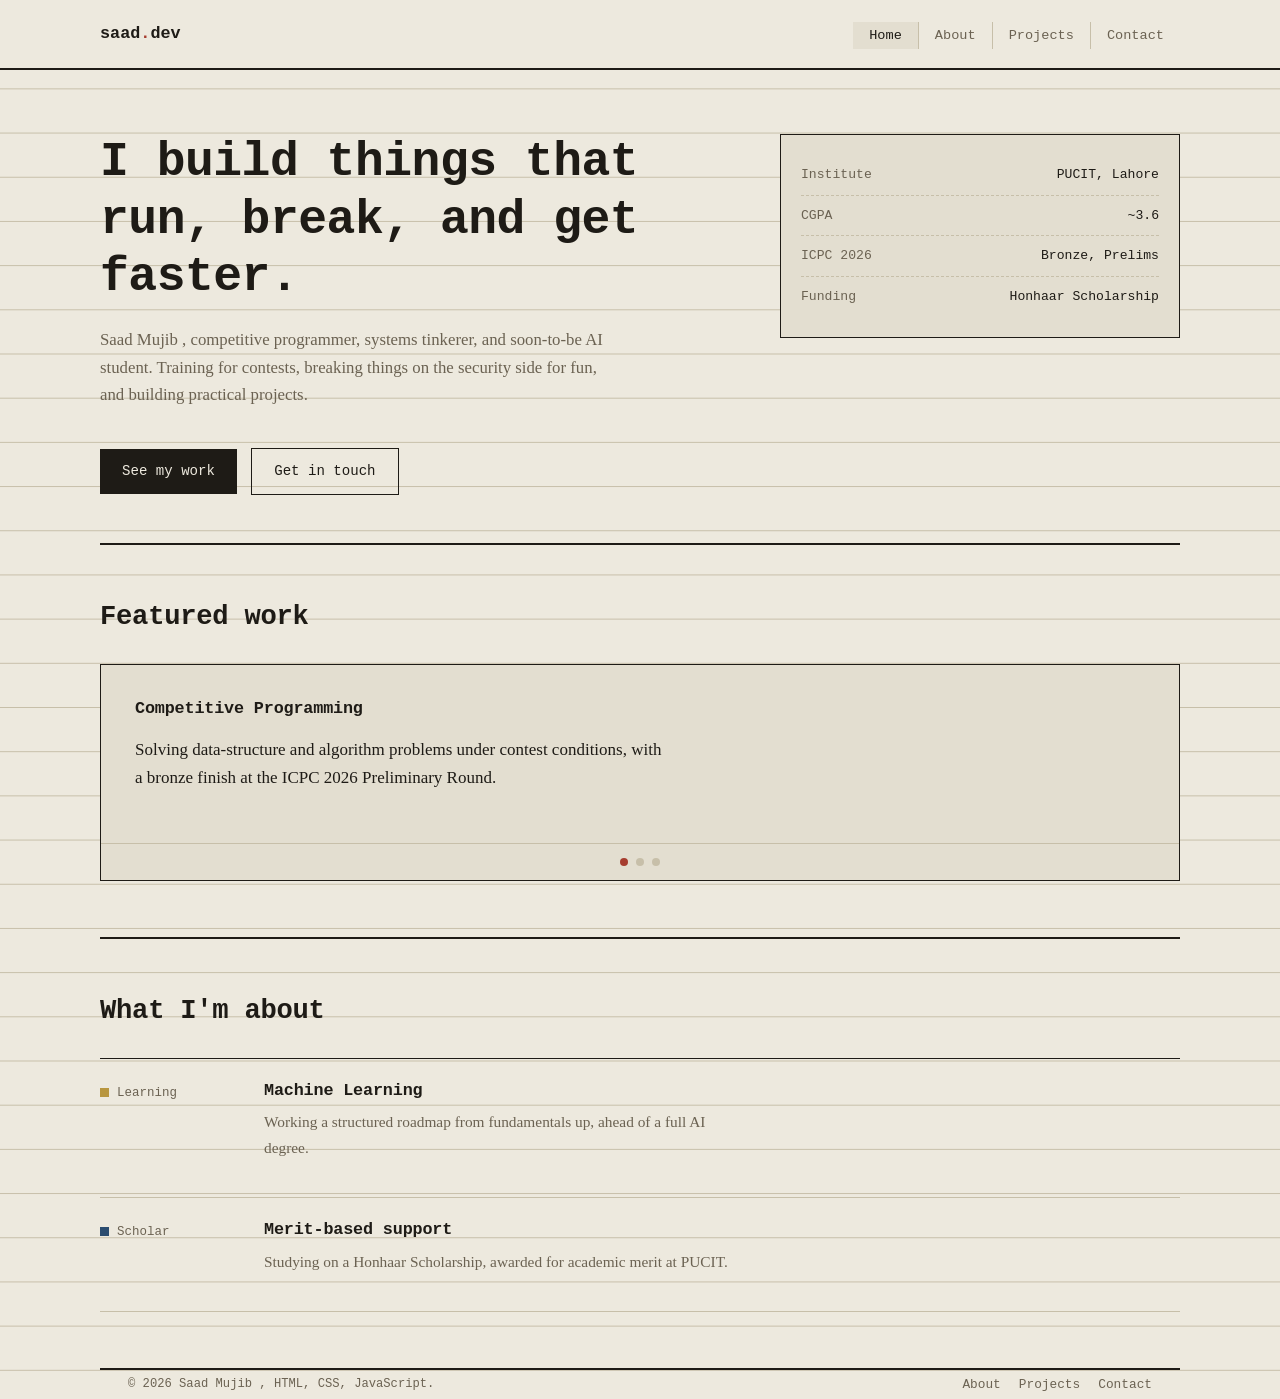
<file: index.html>
<!DOCTYPE html>
<html lang="en">
<head>
  <meta charset="UTF-8">
  <meta name="viewport" content="width=device-width, initial-scale=1.0">
  <title>Saad Mujib , Computer Science Student</title>
  <link rel="stylesheet" href="css/style.css">
</head>
<body>

  <header>
    <nav class="nav-bar container">
      <a href="index.html" class="logo">saad<span>.</span>dev</a>
      <ul class="nav-links">
        <li><a href="index.html" class="active">Home</a></li>
        <li><a href="about.html">About</a></li>
        <li><a href="projects.html">Projects</a></li>
        <li><a href="contact.html">Contact</a></li>
      </ul>
      <button class="hamburger" aria-label="Toggle menu">
        <span></span><span></span><span></span>
      </button>
    </nav>
  </header>

  <main>
    <section class="hero container">
      <div>
        <h1>I build things that run, break, and get faster.</h1>
        <p class="lede">
          Saad Mujib , competitive programmer, systems tinkerer, and soon-to-be AI
          student. Training for contests, breaking things on the security side for
          fun, and building practical projects.
        </p>
        <a href="projects.html" class="btn">See my work</a>
        <a href="contact.html" class="btn ghost">Get in touch</a>
      </div>
      <div class="factcard">
        <div class="row"><span>Institute</span><span>PUCIT, Lahore</span></div>
        <div class="row"><span>CGPA</span><span>~3.6</span></div>
        <div class="row"><span>ICPC 2026</span><span>Bronze, Prelims</span></div>
        <div class="row"><span>Funding</span><span>Honhaar Scholarship</span></div>
      </div>
    </section>

    <section class="block container">
      <div class="section-head">
        <h2>Featured work</h2>
      </div>

      <div class="carousel">
        <div class="carousel-track">
          <div class="carousel-slide">
            <div>
              <h3>Competitive Programming</h3>
              <p>Solving data-structure and algorithm problems under contest
                 conditions, with a bronze finish at the ICPC 2026 Preliminary Round.</p>
            </div>
          </div>
          <div class="carousel-slide">
            <div>
              <h3>Cybersecurity Practice</h3>
              <p>Assignments on common vulnerabilities and how to defend against
                 them, worked through the way an attacker would think.</p>
            </div>
          </div>
          <div class="carousel-slide">
            <div>
              <h3>Embedded Systems</h3>
              <p>Code as close to the hardware as it goes , microcontrollers,
                 registers, and the occasional magic-smoke moment.</p>
            </div>
          </div>
        </div>
        <div class="carousel-nav"></div>
      </div>
    </section>

    <section class="block container">
      <div class="section-head">
        <h2>What I'm about</h2>
      </div>
      <div class="ledger">
        <div class="ledger-row">
          <div class="tag"><span class="swatch-dot" style="background:#b8963f;"></span>Learning</div>
          <div>
            <h3>Machine Learning</h3>
            <p>Working a structured roadmap from fundamentals up, ahead of a full AI degree.</p>
          </div>
        </div>
        <div class="ledger-row">
          <div class="tag"><span class="swatch-dot" style="background:#2b4c6f;"></span>Scholar</div>
          <div>
            <h3>Merit-based support</h3>
            <p>Studying on a Honhaar Scholarship, awarded for academic merit at PUCIT.</p>
          </div>
        </div>
      </div>
    </section>
  </main>

  <footer class="container">
    <div class="footer-row">
      <span class="copyright">&copy; 2026 Saad Mujib , HTML, CSS, JavaScript.</span>
      <ul class="footer-links">
        <li><a href="about.html">About</a></li>
        <li><a href="projects.html">Projects</a></li>
        <li><a href="contact.html">Contact</a></li>
      </ul>
    </div>
  </footer>

  <script src="js/script.js"></script>
</body>
</html>
</file>
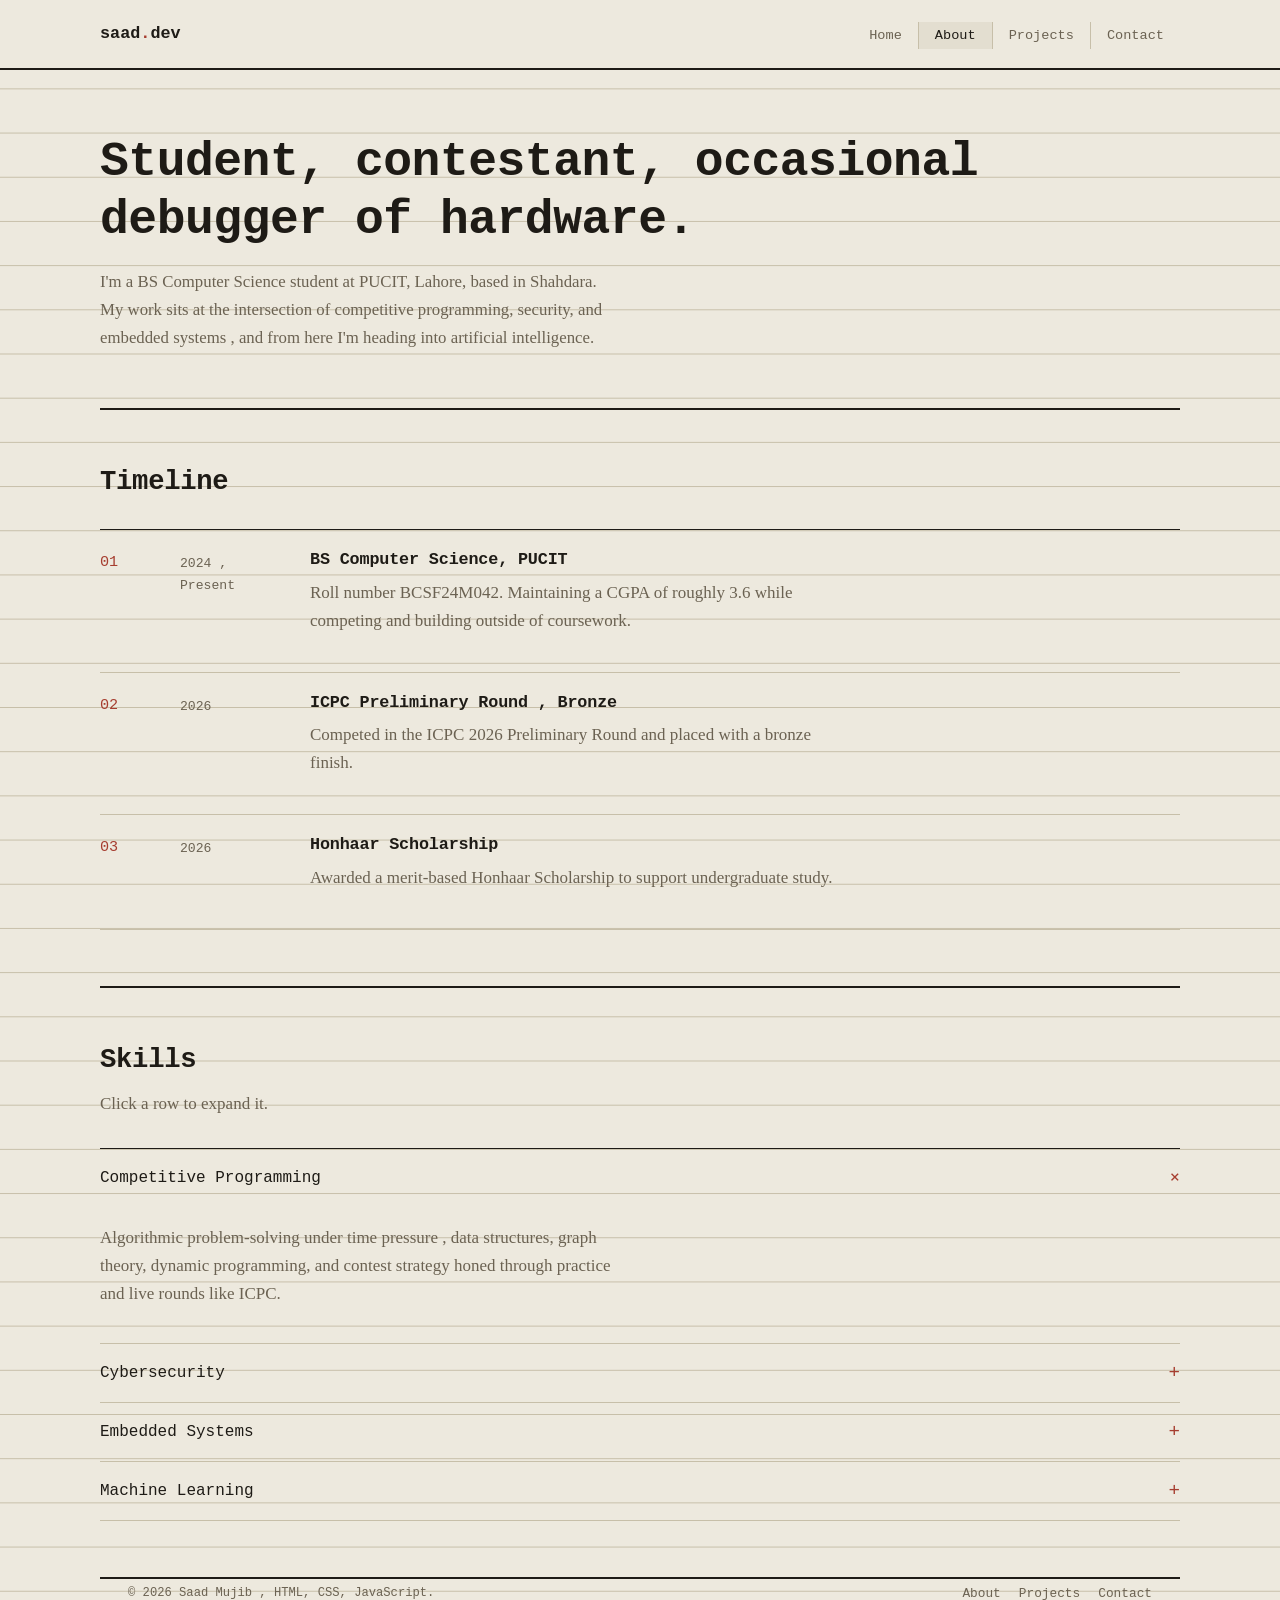
<file: about.html>
<!DOCTYPE html>
<html lang="en">
<head>
  <meta charset="UTF-8">
  <meta name="viewport" content="width=device-width, initial-scale=1.0">
  <title>About , Saad Mujib</title>
  <link rel="stylesheet" href="css/style.css">
</head>
<body>

  <header>
    <nav class="nav-bar container">
      <a href="index.html" class="logo">saad<span>.</span>dev</a>
      <ul class="nav-links">
        <li><a href="index.html">Home</a></li>
        <li><a href="about.html" class="active">About</a></li>
        <li><a href="projects.html">Projects</a></li>
        <li><a href="contact.html">Contact</a></li>
      </ul>
      <button class="hamburger" aria-label="Toggle menu">
        <span></span><span></span><span></span>
      </button>
    </nav>
  </header>

  <main>
    <section class="hero container" style="grid-template-columns:1fr; padding-bottom:40px;">
      <div>
        <h1>Student, contestant, occasional debugger of hardware.</h1>
        <p class="lede">
          I'm a BS Computer Science student at PUCIT, Lahore, based in Shahdara. My
          work sits at the intersection of competitive programming, security, and
          embedded systems , and from here I'm heading into artificial intelligence.
        </p>
      </div>
    </section>

    <section class="block container">
      <div class="section-head"><h2>Timeline</h2></div>
      <div class="timeline">
        <div class="timeline-item">
          <div class="idx">01</div>
          <div class="when">2024 , Present</div>
          <div>
            <h3>BS Computer Science, PUCIT</h3>
            <p>Roll number BCSF24M042. Maintaining a CGPA of roughly 3.6 while
               competing and building outside of coursework.</p>
          </div>
        </div>
        <div class="timeline-item">
          <div class="idx">02</div>
          <div class="when">2026</div>
          <div>
            <h3>ICPC Preliminary Round , Bronze</h3>
            <p>Competed in the ICPC 2026 Preliminary Round and placed with a bronze finish.</p>
          </div>
        </div>
        <div class="timeline-item">
          <div class="idx">03</div>
          <div class="when">2026</div>
          <div>
            <h3>Honhaar Scholarship</h3>
            <p>Awarded a merit-based Honhaar Scholarship to support undergraduate study.</p>
          </div>
        </div>
      </div>
    </section>

    <section class="block container">
      <div class="section-head">
        <h2>Skills</h2>
        <p>Click a row to expand it.</p>
      </div>

      <div class="accordion">
        <div class="accordion-item">
          <button class="accordion-trigger">Competitive Programming <span class="plus">+</span></button>
          <div class="accordion-panel">
            <p>Algorithmic problem-solving under time pressure , data structures,
               graph theory, dynamic programming, and contest strategy honed through
               practice and live rounds like ICPC.</p>
          </div>
        </div>
        <div class="accordion-item">
          <button class="accordion-trigger">Cybersecurity <span class="plus">+</span></button>
          <div class="accordion-panel">
            <p>Practical assignments on identifying and defending against common
               vulnerabilities, approached from an attacker's mindset before a
               defender's.</p>
          </div>
        </div>
        <div class="accordion-item">
          <button class="accordion-trigger">Embedded Systems <span class="plus">+</span></button>
          <div class="accordion-panel">
            <p>Writing code that talks directly to hardware , microcontrollers,
               peripherals, and the low-level details higher-level languages
               usually hide.</p>
          </div>
        </div>
        <div class="accordion-item">
          <button class="accordion-trigger">Machine Learning <span class="plus">+</span></button>
          <div class="accordion-panel">
            <p>Working a structured, phase-by-phase roadmap covering fundamentals
               through applied models, ahead of a full AI degree.</p>
          </div>
        </div>
      </div>
    </section>
  </main>

  <footer class="container">
    <div class="footer-row">
      <span class="copyright">&copy; 2026 Saad Mujib , HTML, CSS, JavaScript.</span>
      <ul class="footer-links">
        <li><a href="about.html">About</a></li>
        <li><a href="projects.html">Projects</a></li>
        <li><a href="contact.html">Contact</a></li>
      </ul>
    </div>
  </footer>

  <script src="js/script.js"></script>
</body>
</html>
</file>
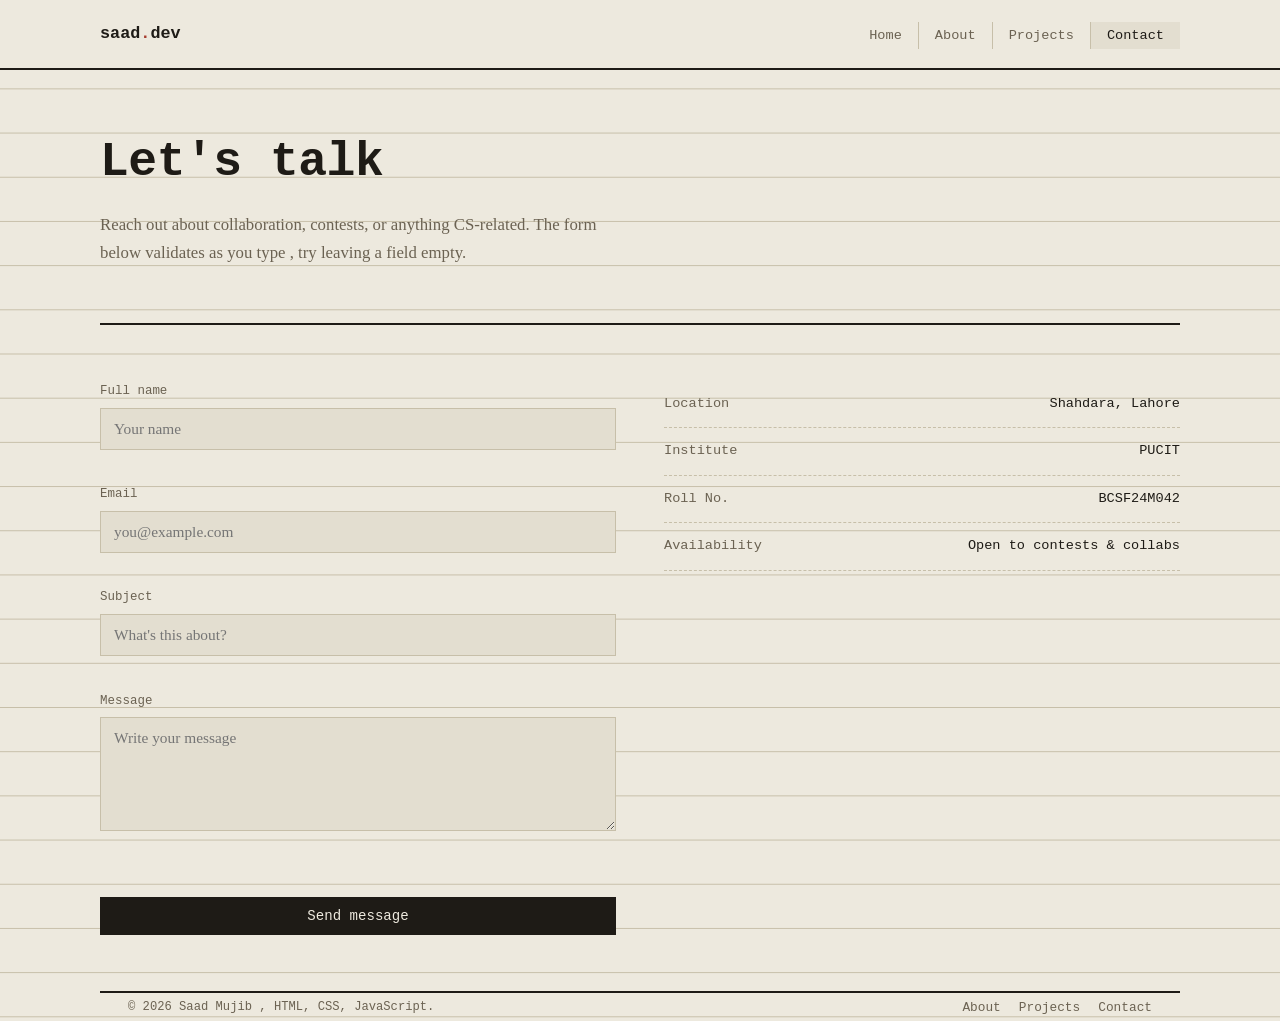
<file: contact.html>
<!DOCTYPE html>
<html lang="en">
<head>
  <meta charset="UTF-8">
  <meta name="viewport" content="width=device-width, initial-scale=1.0">
  <title>Contact , Saad Mujib</title>
  <link rel="stylesheet" href="css/style.css">
</head>
<body>

  <header>
    <nav class="nav-bar container">
      <a href="index.html" class="logo">saad<span>.</span>dev</a>
      <ul class="nav-links">
        <li><a href="index.html">Home</a></li>
        <li><a href="about.html">About</a></li>
        <li><a href="projects.html">Projects</a></li>
        <li><a href="contact.html" class="active">Contact</a></li>
      </ul>
      <button class="hamburger" aria-label="Toggle menu">
        <span></span><span></span><span></span>
      </button>
    </nav>
  </header>

  <main>
    <section class="hero container" style="grid-template-columns:1fr; padding-bottom:40px;">
      <div>
        <h1>Let's talk</h1>
        <p class="lede">
          Reach out about collaboration, contests, or anything CS-related. The form
          below validates as you type , try leaving a field empty.
        </p>
      </div>
    </section>

    <section class="block container">
      <div class="contact-grid">
        <div>
          <form id="contactForm" novalidate>
            <div class="field">
              <label for="name">Full name</label>
              <input type="text" id="name" name="name" placeholder="Your name">
              <div class="error"></div>
            </div>
            <div class="field">
              <label for="email">Email</label>
              <input type="text" id="email" name="email" placeholder="you@example.com">
              <div class="error"></div>
            </div>
            <div class="field">
              <label for="subject">Subject</label>
              <input type="text" id="subject" name="subject" placeholder="What's this about?">
              <div class="error"></div>
            </div>
            <div class="field">
              <label for="message">Message</label>
              <textarea id="message" name="message" rows="5" placeholder="Write your message"></textarea>
              <div class="error"></div>
            </div>
            <button type="submit" class="btn">Send message</button>
            <div id="formStatus"></div>
          </form>
        </div>

        <div>
          <div class="info-line"><span>Location</span><span>Shahdara, Lahore</span></div>
          <div class="info-line"><span>Institute</span><span>PUCIT</span></div>
          <div class="info-line"><span>Roll No.</span><span>BCSF24M042</span></div>
          <div class="info-line"><span>Availability</span><span>Open to contests &amp; collabs</span></div>
        </div>
      </div>
    </section>
  </main>

  <footer class="container">
    <div class="footer-row">
      <span class="copyright">&copy; 2026 Saad Mujib , HTML, CSS, JavaScript.</span>
      <ul class="footer-links">
        <li><a href="about.html">About</a></li>
        <li><a href="projects.html">Projects</a></li>
        <li><a href="contact.html">Contact</a></li>
      </ul>
    </div>
  </footer>

  <script src="js/script.js"></script>
</body>
</html>
</file>
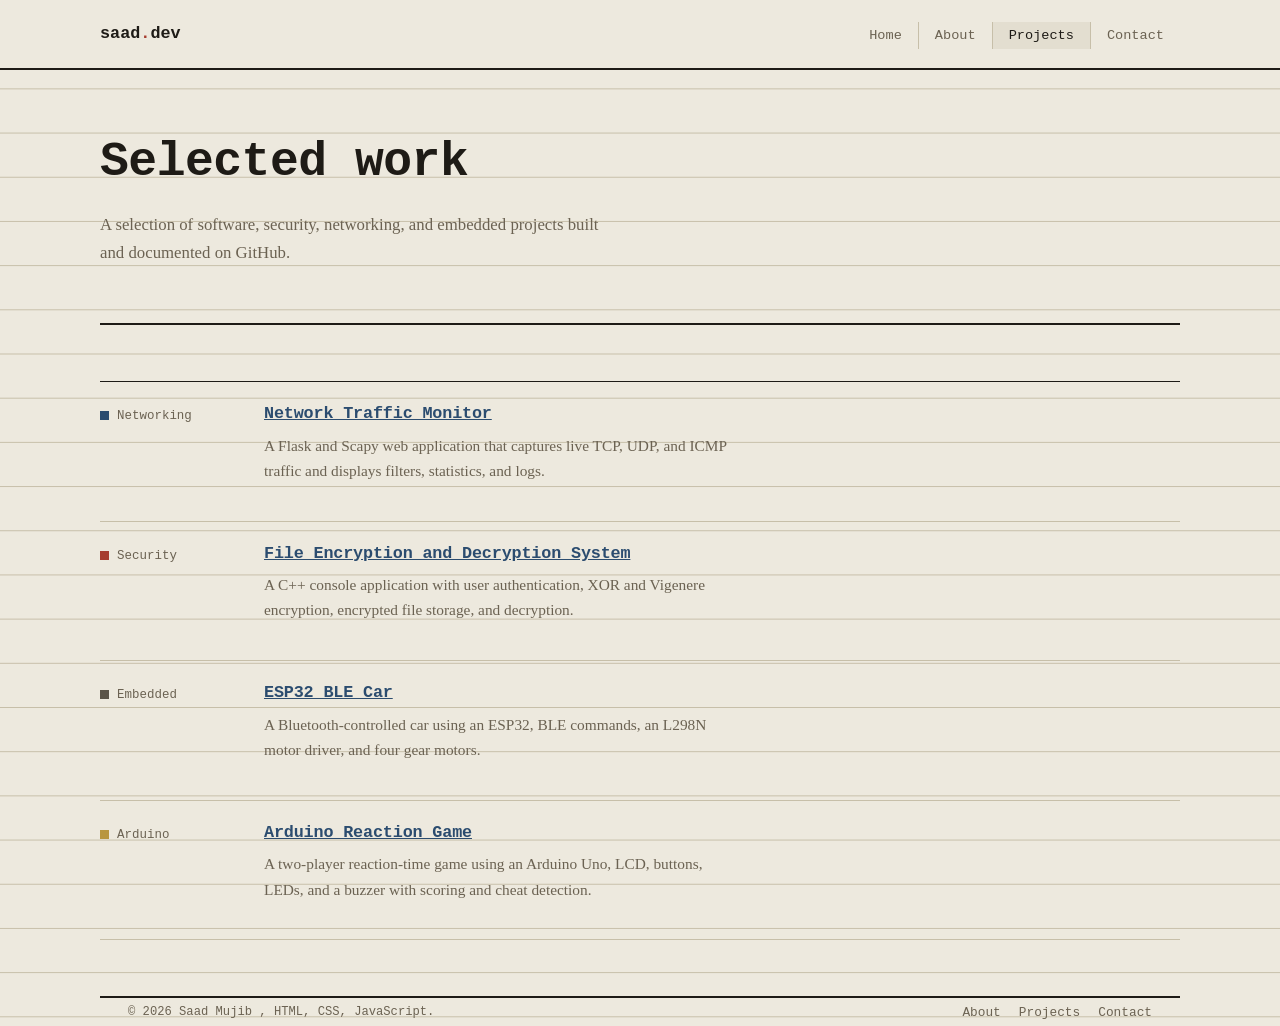
<file: projects.html>
<!DOCTYPE html>
<html lang="en">
<head>
  <meta charset="UTF-8">
  <meta name="viewport" content="width=device-width, initial-scale=1.0">
  <title>Projects , Saad Mujib</title>
  <link rel="stylesheet" href="css/style.css">
</head>
<body>

  <header>
    <nav class="nav-bar container">
      <a href="index.html" class="logo">saad<span>.</span>dev</a>
      <ul class="nav-links">
        <li><a href="index.html">Home</a></li>
        <li><a href="about.html">About</a></li>
        <li><a href="projects.html" class="active">Projects</a></li>
        <li><a href="contact.html">Contact</a></li>
      </ul>
      <button class="hamburger" aria-label="Toggle menu">
        <span></span><span></span><span></span>
      </button>
    </nav>
  </header>

  <main>
    <section class="hero container" style="grid-template-columns:1fr; padding-bottom:40px;">
      <div>
        <h1>Selected work</h1>
        <p class="lede">
          A selection of software, security, networking, and embedded projects
          built and documented on GitHub.
        </p>
      </div>
    </section>

    <section class="block container">
      <div class="ledger">
        <div class="ledger-row">
          <div class="tag"><span class="swatch-dot" style="background:#2b4c6f;"></span>Networking</div>
          <div>
            <h3><a href="https://github.com/saadmujib/wirecow">Network Traffic Monitor</a></h3>
            <p>A Flask and Scapy web application that captures live TCP, UDP, and ICMP traffic and displays filters, statistics, and logs.</p>
          </div>
        </div>
        <div class="ledger-row">
          <div class="tag"><span class="swatch-dot" style="background:#a63d2f;"></span>Security</div>
          <div>
            <h3><a href="https://github.com/saadmujib/Encrypted-File-Storing">File Encryption and Decryption System</a></h3>
            <p>A C++ console application with user authentication, XOR and Vigenere encryption, encrypted file storage, and decryption.</p>
          </div>
        </div>
        <div class="ledger-row">
          <div class="tag"><span class="swatch-dot" style="background:#5b5448;"></span>Embedded</div>
          <div>
            <h3><a href="https://github.com/saadmujib/ble-car">ESP32 BLE Car</a></h3>
            <p>A Bluetooth-controlled car using an ESP32, BLE commands, an L298N motor driver, and four gear motors.</p>
          </div>
        </div>
        <div class="ledger-row">
          <div class="tag"><span class="swatch-dot" style="background:#b8963f;"></span>Arduino</div>
          <div>
            <h3><a href="https://github.com/saadmujib/arduino-reaction-game">Arduino Reaction Game</a></h3>
            <p>A two-player reaction-time game using an Arduino Uno, LCD, buttons, LEDs, and a buzzer with scoring and cheat detection.</p>
          </div>
        </div>
      </div>
    </section>
  </main>

  <footer class="container">
    <div class="footer-row">
      <span class="copyright">&copy; 2026 Saad Mujib , HTML, CSS, JavaScript.</span>
      <ul class="footer-links">
        <li><a href="about.html">About</a></li>
        <li><a href="projects.html">Projects</a></li>
        <li><a href="contact.html">Contact</a></li>
      </ul>
    </div>
  </footer>

  <script src="js/script.js"></script>
</body>
</html>
</file>
<file: css/style.css>
:root {
  --paper: #ede9de;
  --paper2: #e3ded0;
  --ink: #1e1b16;
  --ink-dim: #6b6252;
  --rule: #c7bfa9;
  --blue: #2b4c6f;
  --rust: #a63d2f;
  --mono: "Courier New", Courier, monospace;
  --serif: Georgia, "Times New Roman", serif;
  --maxw: 1080px;
}

* { box-sizing: border-box; }
html { scroll-behavior: smooth; }

body {
  margin: 0;
  background: var(--paper);
  color: var(--ink);
  font-family: var(--serif);
  font-size: 17px;
  line-height: 1.65;
  background-image:
    linear-gradient(var(--rule) 1px, transparent 1px);
  background-size: 100% 2.6em;
  background-attachment: local;
}

h1, h2, h3 {
  font-family: var(--mono);
  font-weight: 700;
  line-height: 1.2;
  margin: 0 0 0.5em;
  letter-spacing: -0.01em;
}

h1 { font-size: clamp(2rem, 4.4vw, 3rem); }
h2 { font-size: clamp(1.3rem, 2.4vw, 1.7rem); }
h3 { font-size: 1.05rem; }

p { max-width: 62ch; color: var(--ink); }
a { color: var(--blue); }

.container { max-width: var(--maxw); margin: 0 auto; padding: 0 28px; }

header {
  border-bottom: 2px solid var(--ink);
  background: var(--paper);
  position: sticky;
  top: 0;
  z-index: 50;
}

.nav-bar {
  display: flex;
  align-items: center;
  justify-content: space-between;
  padding: 20px 0;
}

.logo {
  font-family: var(--mono);
  font-size: 1.05rem;
  font-weight: 700;
  color: var(--ink);
  text-decoration: none;
}

.logo span { color: var(--rust); }

.nav-links {
  display: flex;
  gap: 0;
  list-style: none;
  margin: 0;
  padding: 0;
}

.nav-links a {
  color: var(--ink-dim);
  text-decoration: none;
  font-family: var(--mono);
  font-size: 0.85rem;
  padding: 6px 16px;
  border-left: 1px solid var(--rule);
}

.nav-links li:first-child a { border-left: none; }

.nav-links a:hover,
.nav-links a.active { color: var(--ink); background: var(--paper2); }

.hamburger {
  display: none;
  flex-direction: column;
  gap: 5px;
  background: none;
  border: 1px solid var(--ink);
  cursor: pointer;
  padding: 8px 10px;
}

.hamburger span { width: 20px; height: 2px; background: var(--ink); transition: transform 0.2s, opacity 0.2s; }
.hamburger.open span:nth-child(1) { transform: translateY(7px) rotate(45deg); }
.hamburger.open span:nth-child(2) { opacity: 0; }
.hamburger.open span:nth-child(3) { transform: translateY(-7px) rotate(-45deg); }

.hero {
  padding: 64px 0 48px;
  border-bottom: 2px solid var(--ink);
  display: grid;
  grid-template-columns: 1.6fr 1fr;
  gap: 40px;
  align-items: start;
}

.hero h1 { margin-bottom: 0.4em; }
.hero p.lede { color: var(--ink-dim); font-size: 1.05rem; }

.btn {
  display: inline-block;
  margin-top: 22px;
  padding: 11px 22px;
  background: var(--ink);
  color: var(--paper);
  text-decoration: none;
  font-family: var(--mono);
  font-size: 0.88rem;
  border: none;
  cursor: pointer;
}

.btn.ghost {
  background: transparent;
  color: var(--ink);
  border: 1px solid var(--ink);
  margin-left: 10px;
}

.factcard {
  border: 1px solid var(--ink);
  background: var(--paper2);
  padding: 20px;
}

.factcard .row {
  display: flex;
  justify-content: space-between;
  padding: 9px 0;
  border-bottom: 1px dashed var(--rule);
  font-family: var(--mono);
  font-size: 0.82rem;
}

.factcard .row:last-child { border-bottom: none; }
.factcard .row span:first-child { color: var(--ink-dim); }
.factcard .row span:last-child { color: var(--ink); text-align: right; }

section.block { padding: 56px 0; border-bottom: 2px solid var(--ink); }
section.block:last-of-type { border-bottom: none; }

.section-head { margin-bottom: 30px; }
.section-head p { color: var(--ink-dim); margin-top: 4px; }

.carousel { position: relative; overflow: hidden; border: 1px solid var(--ink); background: var(--paper2); }
.carousel-track { display: flex; transition: transform 0.4s ease; }
.carousel-slide { min-width: 100%; padding: 34px; }
.carousel-nav { display: flex; justify-content: center; gap: 8px; padding: 14px 0; border-top: 1px solid var(--rule); }
.dot { width: 8px; height: 8px; border-radius: 50%; background: var(--rule); border: none; cursor: pointer; padding: 0; }
.dot.active { background: var(--rust); }

.ledger { border-top: 1px solid var(--ink); }
.ledger-row {
  display: grid;
  grid-template-columns: 140px 1fr;
  gap: 24px;
  padding: 22px 0;
  border-bottom: 1px solid var(--rule);
}

.ledger-row .tag {
  font-family: var(--mono);
  font-size: 0.78rem;
  color: var(--ink-dim);
  padding-top: 2px;
}

.ledger-row .swatch-dot {
  display: inline-block;
  width: 9px;
  height: 9px;
  margin-right: 8px;
  vertical-align: middle;
}

.ledger-row p { color: var(--ink-dim); margin-top: 6px; font-size: 0.96rem; }

.contact-sheet {
  display: grid;
  grid-template-columns: repeat(3, 1fr);
  gap: 2px;
  background: var(--ink);
  border: 2px solid var(--ink);
}

.frame {
  background: var(--paper);
  aspect-ratio: 4 / 3;
  padding: 10px;
  display: flex;
  flex-direction: column;
  justify-content: flex-end;
  cursor: pointer;
  position: relative;
}

.frame::before {
  content: "";
  position: absolute;
  inset: 6px;
  border: 1px solid var(--rule);
  pointer-events: none;
}

.frame .swatchfill { position: absolute; inset: 6px; width: calc(100% - 12px); height: calc(100% - 12px); object-fit: cover; opacity: 0.85; }
.frame .cap { position: relative; font-family: var(--mono); font-size: 0.72rem; color: var(--ink); background: var(--paper); padding: 3px 6px; align-self: flex-start; border: 1px solid var(--ink); }

.accordion-item { border-bottom: 1px solid var(--rule); }
.accordion-item:first-child { border-top: 1px solid var(--ink); }

.accordion-trigger {
  width: 100%;
  background: none;
  border: none;
  color: var(--ink);
  font-family: var(--mono);
  font-size: 1rem;
  text-align: left;
  padding: 18px 0;
  cursor: pointer;
  display: flex;
  justify-content: space-between;
  align-items: center;
}

.accordion-trigger .plus { color: var(--rust); transition: transform 0.2s; font-size: 1.2rem; font-family: var(--mono); }
.accordion-item.open .plus { transform: rotate(45deg); }
.accordion-panel { max-height: 0; overflow: hidden; transition: max-height 0.3s ease; }
.accordion-panel p { padding-bottom: 18px; color: var(--ink-dim); }

.timeline { border-top: 1px solid var(--ink); }
.timeline-item {
  display: grid;
  grid-template-columns: 60px 110px 1fr;
  gap: 20px;
  padding: 20px 0;
  border-bottom: 1px solid var(--rule);
}

.timeline-item .idx { font-family: var(--mono); color: var(--rust); font-size: 0.95rem; }
.timeline-item .when { font-family: var(--mono); font-size: 0.82rem; color: var(--ink-dim); padding-top: 3px; }
.timeline-item p { color: var(--ink-dim); margin-top: 4px; }

form { display: grid; gap: 16px; max-width: 520px; }
.field label { display: block; font-family: var(--mono); font-size: 0.78rem; color: var(--ink-dim); margin-bottom: 6px; }
.field input, .field textarea {
  width: 100%;
  background: var(--paper2);
  border: 1px solid var(--rule);
  color: var(--ink);
  padding: 11px 13px;
  font-family: var(--serif);
  font-size: 0.96rem;
}
.field input:focus, .field textarea:focus { outline: none; border-color: var(--ink); }
.field .error { color: var(--rust); font-family: var(--mono); font-size: 0.76rem; min-height: 1.2em; margin-top: 4px; }
.field.invalid input, .field.invalid textarea { border-color: var(--rust); }
#formStatus { margin-top: 10px; padding: 12px 15px; border: 1px solid var(--ink); font-family: var(--mono); font-size: 0.85rem; display: none; }
#formStatus.show { display: block; }

.contact-grid { display: grid; grid-template-columns: 1fr 1fr; gap: 48px; }
.info-line { display: flex; justify-content: space-between; border-bottom: 1px dashed var(--rule); padding: 12px 0; font-family: var(--mono); font-size: 0.85rem; color: var(--ink-dim); }
.info-line span:last-child { color: var(--ink); }

footer { padding: 36px 0; border-top: 2px solid var(--ink); }
.footer-row { display: flex; justify-content: space-between; align-items: center; flex-wrap: wrap; gap: 14px; }
.footer-links { display: flex; gap: 18px; list-style: none; padding: 0; margin: 0; font-family: var(--mono); }
.footer-links a { color: var(--ink-dim); text-decoration: none; font-size: 0.8rem; }
.footer-links a:hover { color: var(--ink); }
.copyright { color: var(--ink-dim); font-family: var(--mono); font-size: 0.76rem; }

@media (max-width: 860px) {
  .hero { grid-template-columns: 1fr; }
  .ledger-row { grid-template-columns: 1fr; }
  .contact-sheet { grid-template-columns: repeat(2, 1fr); }
  .contact-grid { grid-template-columns: 1fr; gap: 32px; }
}

@media (max-width: 680px) {
  .nav-links {
    position: absolute; top: 100%; left: 0; right: 0;
    background: var(--paper);
    border-bottom: 2px solid var(--ink);
    flex-direction: column;
    max-height: 0;
    overflow: hidden;
    transition: max-height 0.25s ease;
  }
  .nav-links.open { max-height: 320px; }
  .nav-links a { display: block; padding: 14px 20px; border-left: none; border-top: 1px solid var(--rule); }
  .hamburger { display: flex; }
  .contact-sheet { grid-template-columns: 1fr; }
  .timeline-item { grid-template-columns: 40px 1fr; }
  .timeline-item .when { grid-column: 2; padding-top: 0; }
}
</file>
